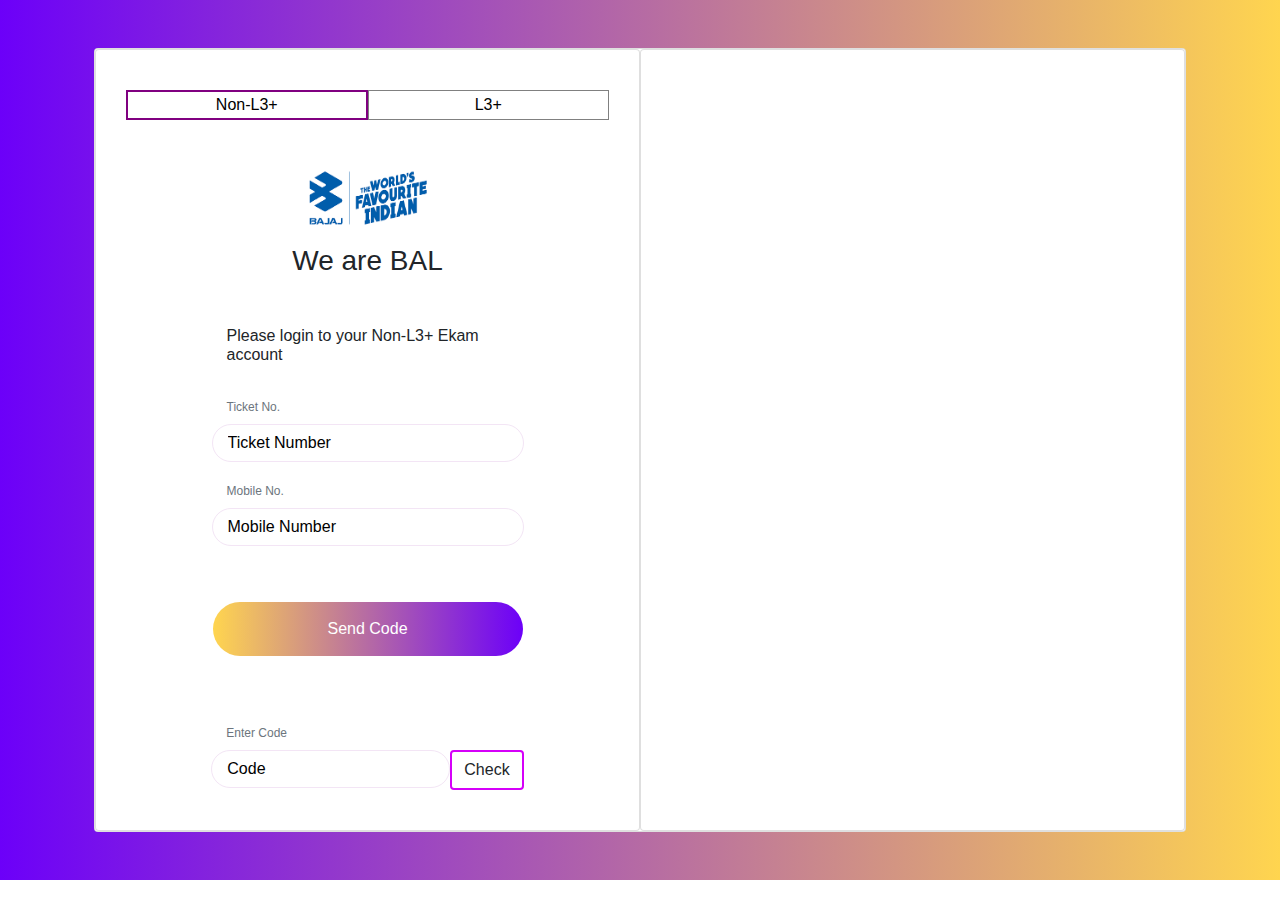
<file: Design1/index.html>
<!DOCTYPE html>
<html lang="en">
<head>
    <meta charset="UTF-8">
    <meta http-equiv="X-UA-Compatible" content="IE=edge">
    <meta name="viewport" content="width=device-width, initial-scale=1.0">
    <link rel="stylesheet" href="style.css">
    <link rel="stylesheet" href="https://stackpath.bootstrapcdn.com/bootstrap/4.3.1/css/bootstrap.min.css">
    <link rel="stylesheet" href="https://cdnjs.cloudflare.com/ajax/libs/font-awesome/4.0.3/css/font-awesome.css">
    <title>Document</title>
</head>
<body>

    <div class="container px-4 py-5 mx-auto">
        <div class="card card0">
            <div class="d-flex flex-lg-row flex-column-reverse">
                <div class="card card1">
                    <div class="level">
                        <label for="l3"><input type="checkbox" id="l3-check"></label>
                        <button onclick="checkl3()" id="l3">Non-L3+</button>
                        <label for="non-l3"><input type="checkbox" id="nonl3-check"></label>
                        <button onclick="checknonl3()" id="non-l3">L3+</button>
                    </div>
                    <div class="row justify-content-center my-auto" id="nonl3-form">
                        <div class="col-md-8 col-10 my-5">
                            <div class="row justify-content-center px-3 mb-3"> <img id="logo" src="[data-uri]"> </div>
                            <h3 class="mb-5 text-center heading">We are BAL</h3>
                            <h6 class="msg-info">Please login to your Non-L3+ Ekam account</h6>
                            <form action="#">
                                <div class="form-group"> <label class="form-control-label text-muted">Ticket No.</label> <input type="text" id="email" name="ticket" placeholder="Ticket Number" class="form-control"> </div>
                                <div class="form-group"> <label class="form-control-label text-muted">Mobile No.</label> <input type="number" id="psw" name="psw" placeholder="Mobile Number" class="form-control"> </div>
                                <div class="row justify-content-center my-3 px-3"> <button class="btn-block btn-color">Send Code</button> </div>
                            </form>
                        </div>
                        <form action="#">
                            <div class="code-group">
                                <div class="form-group"> <label class="form-control-label text-muted">Enter Code</label> <input type="number" id="psw" name="code" placeholder="Code" class="form-control"> </div>
                                <div> <button class="btn-block btn btn-white Code-btn">Check</button> </div>  
                            </div>
                        </form>
                    </div>
                    <div class="row justify-content-center my-auto" id="l3-form">
                        <div class="col-md-8 col-10 my-5">
                            <div class="row justify-content-center px-3 mb-3"> <img id="logo" src="[data-uri]"> </div>
                            <h3 class="mb-5 text-center heading">We are BAL</h3>
                            <h6 class="msg-info">Please login to your L3+ Ekam account</h6>
                            <form action="#">
                                <div class="form-group"> <label class="form-control-label text-muted">Ticket No.</label> <input type="text" id="email" name="ticket" placeholder="Ticket Number" class="form-control"> </div>
                                <div class="form-group"> <label class="form-control-label text-muted">Phone No.</label> <input type="number" id="psw" name="psw" placeholder="Phone Number" class="form-control"> </div>
                                <div class="row justify-content-center my-3 px-3"> <button class="btn-block btn-color">Send Code</button> </div>
                            </form>
                        </div>
                        <form action="#">
                            <div class="code-group">
                                <div class="form-group"> <label class="form-control-label text-muted">Enter Code</label> <input type="number" id="psw" name="code" placeholder="Code" class="form-control"> </div>
                                <div> <button class="btn-block btn btn-white Code-btn">Check</button> </div>  
                            </div>
                        </form>
                    </div>
                    
                </div>
                
                <div class="card card2">
                    <div class="my-auto mx-md-5 px-md-5 right">
                        <h3 class="text-white">We are more than just a company</h3> <small class="text-white">Lorem ipsum dolor sit amet, consectetur adipisicing elit, sed do eiusmod tempor incididunt ut labore et dolore magna aliqua. Ut enim ad minim veniam, quis nostrud exercitation ullamco laboris nisi ut aliquip ex ea commodo consequat.</small>
                    </div>
                </div>
            </div>
        </div>
    </div>
    
</body>
<script src="https://stackpath.bootstrapcdn.com/bootstrap/4.3.1/js/bootstrap.bundle.min.js"></script>
<script src="https://cdnjs.cloudflare.com/ajax/libs/jquery/3.2.1/jquery.min.js"></script>
<script src="home.js"></script>
</html>
</file>
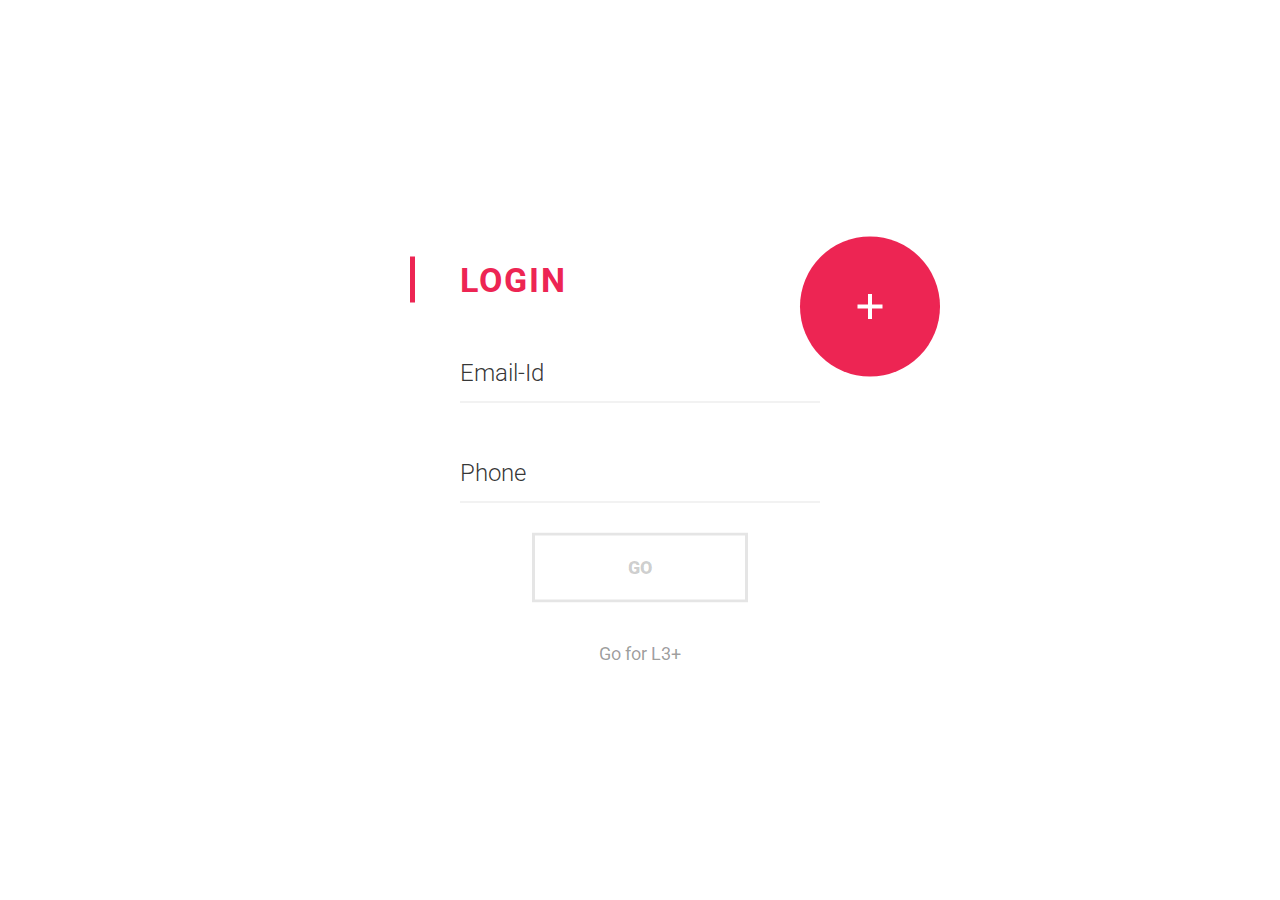
<file: Design2/index.html>
<!DOCTYPE html>
<html lang="en">
<head>
    <meta charset="UTF-8">
    <meta http-equiv="X-UA-Compatible" content="IE=edge">
    <meta name="viewport" content="width=device-width, initial-scale=1.0">
    <link rel="stylesheet" href="style.css">
    <link rel="stylesheet" href="https://maxcdn.bootstrapcdn.com/font-awesome/4.3.0/css/font-awesome.min.css">
    <link rel="stylesheet" href="https://fonts.googleapis.com/css?family=Roboto:400,100,300,500,700,900&amp;subset=latin,latin-ext">
    <title>Document</title>
</head>
<body>

    <div class="materialContainer">

        <div class="box">
     
           <div class="title">LOGIN</div>
     
           <div class="input">
              <label for="name">Email-Id</label>
              <input type="text" name="name" id="name">
              <span class="spin"></span>
           </div>
     
           <div class="input">
              <label for="pass">Phone</label>
              <input type="number" name="pass" id="pass">
              <span class="spin"></span>
           </div>
     
           <div class="button login">
              <button><span>GO</span> <i class="fa fa-check"></i></button>
           </div>
     
           <a href="" class="pass-forgot">Go for L3+</a>
     
        </div>
     
        <div class="overbox">
           <div class="material-button alt-2"><span class="shape"></span></div>
     
           <div class="title">REGISTER</div>
     
           <div class="input">
              <label for="regname">Username</label>
              <input type="text" name="regname" id="regname">
              <span class="spin"></span>
           </div>
     
           <div class="input">
              <label for="regpass">Password</label>
              <input type="password" name="regpass" id="regpass">
              <span class="spin"></span>
           </div>
     
           <div class="input">
              <label for="reregpass">Repeat Password</label>
              <input type="password" name="reregpass" id="reregpass">
              <span class="spin"></span>
           </div>
        </div>
     
     </div>
    
     <script src="https://cdnjs.cloudflare.com/ajax/libs/jquery/2.1.3/jquery.min.js"></script>
     <script src="home.js"></script>
</body>
</html>
</file>
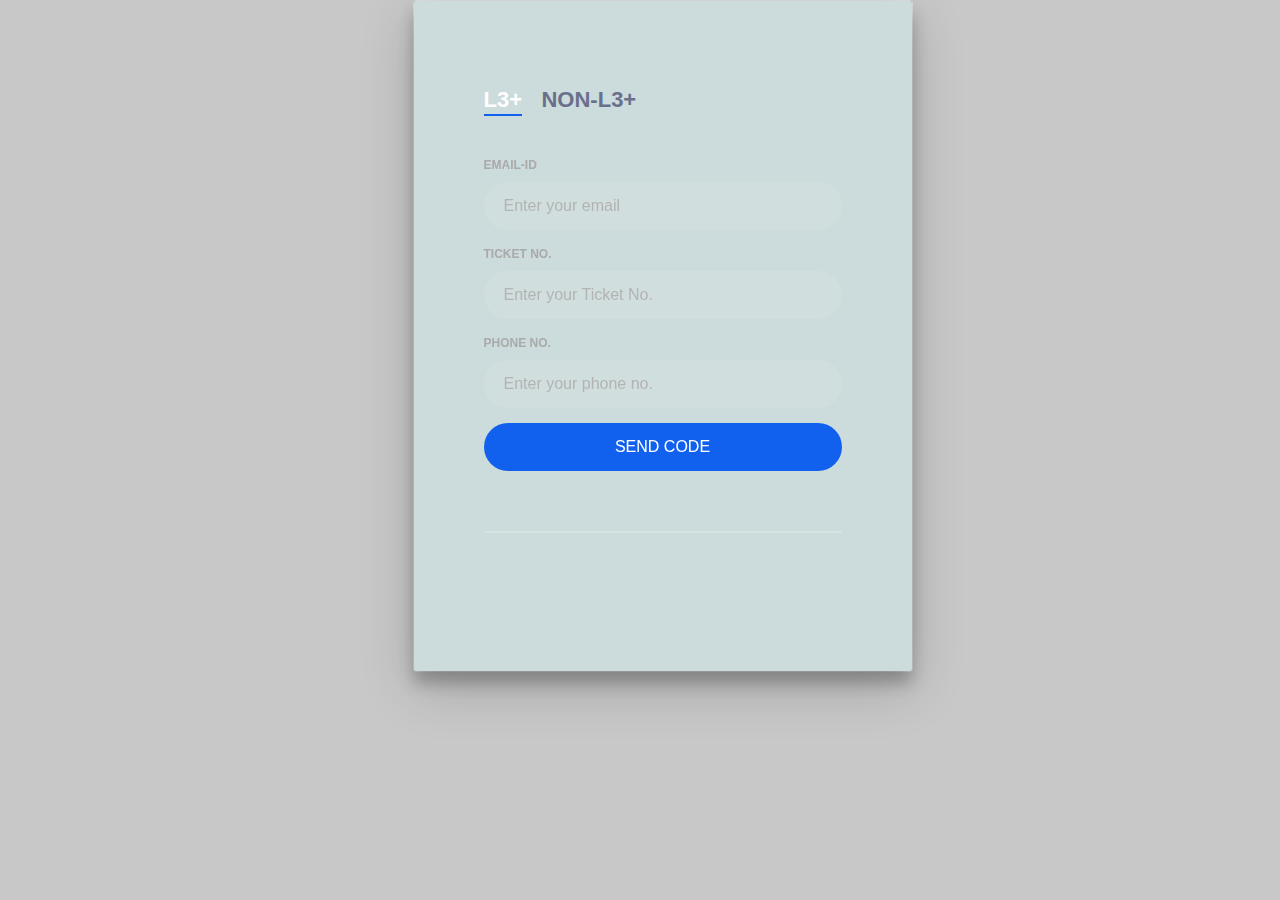
<file: Design3/index.html>
<!DOCTYPE html>
<html lang="en">
<head>
    <meta charset="UTF-8">
    <meta http-equiv="X-UA-Compatible" content="IE=edge">
    <meta name="viewport" content="width=device-width, initial-scale=1.0">
    <link rel="stylesheet" href="https://maxcdn.bootstrapcdn.com/bootstrap/4.0.0/css/bootstrap.min.css">
    <link rel="stylesheet" href="style.css">
    <title>Document</title>
</head>
<body>

    <div class="row">
        <div class="col-md-6 mx-auto p-0">
            <div class="card">
                <div class="login-box">
                    <div class="login-snip"> <input id="tab-1" type="radio" name="tab" class="sign-in" checked><label for="tab-1" class="tab">L3+</label> <input id="tab-2" type="radio" name="tab" class="sign-up"><label for="tab-2" class="tab">Non-L3+</label>
                        <div class="login-space">
                            <div class="login">
                                <div class="group"> <label for="user" class="label">Email-Id</label> <input id="user" type="text" class="input" placeholder="Enter your email"> </div>
                                <div class="group"> <label for="pass" class="label">Ticket No.</label> <input id="pass" type="number" class="input" placeholder="Enter your Ticket No."> </div>
                                <div class="group"> <label for="pass" class="label">Phone No.</label> <input id="pass" type="number" class="input" placeholder="Enter your phone no."> </div>
                                <div class="group"> <input type="submit" class="button" value="Send Code"> </div>
                                <div class="hr"></div>
                            </div>
                            <div class="sign-up-form">
                                <div class="group"> <label for="user" class="label">Emal-Id</label> <input id="user" type="text" class="input" placeholder="Enter your email"> </div>
                                <div class="group"> <label for="pass" class="label">Ticket No.</label> <input id="pass" type="number" class="input" placeholder="Enter your Ticket No."> </div>
                                <div class="group"> <label for="pass" class="label">Phone No.</label> <input id="pass" type="number" class="input" placeholder="Enter your phone no."> </div>
                                <div class="group"> <input type="submit" class="button" value="Send Code"> </div>
                                <div class="hr"></div>
                            </div>
                        </div>
                    </div>
                </div>
            </div>
        </div>
    </div>
    
</body>
<script src="https://stackpath.bootstrapcdn.com/bootstrap/4.0.0/js/bootstrap.bundle.min.js"></script>
<script src="https://cdnjs.cloudflare.com/ajax/libs/jquery/3.2.1/jquery.min.js"></script>
</html>
</file>
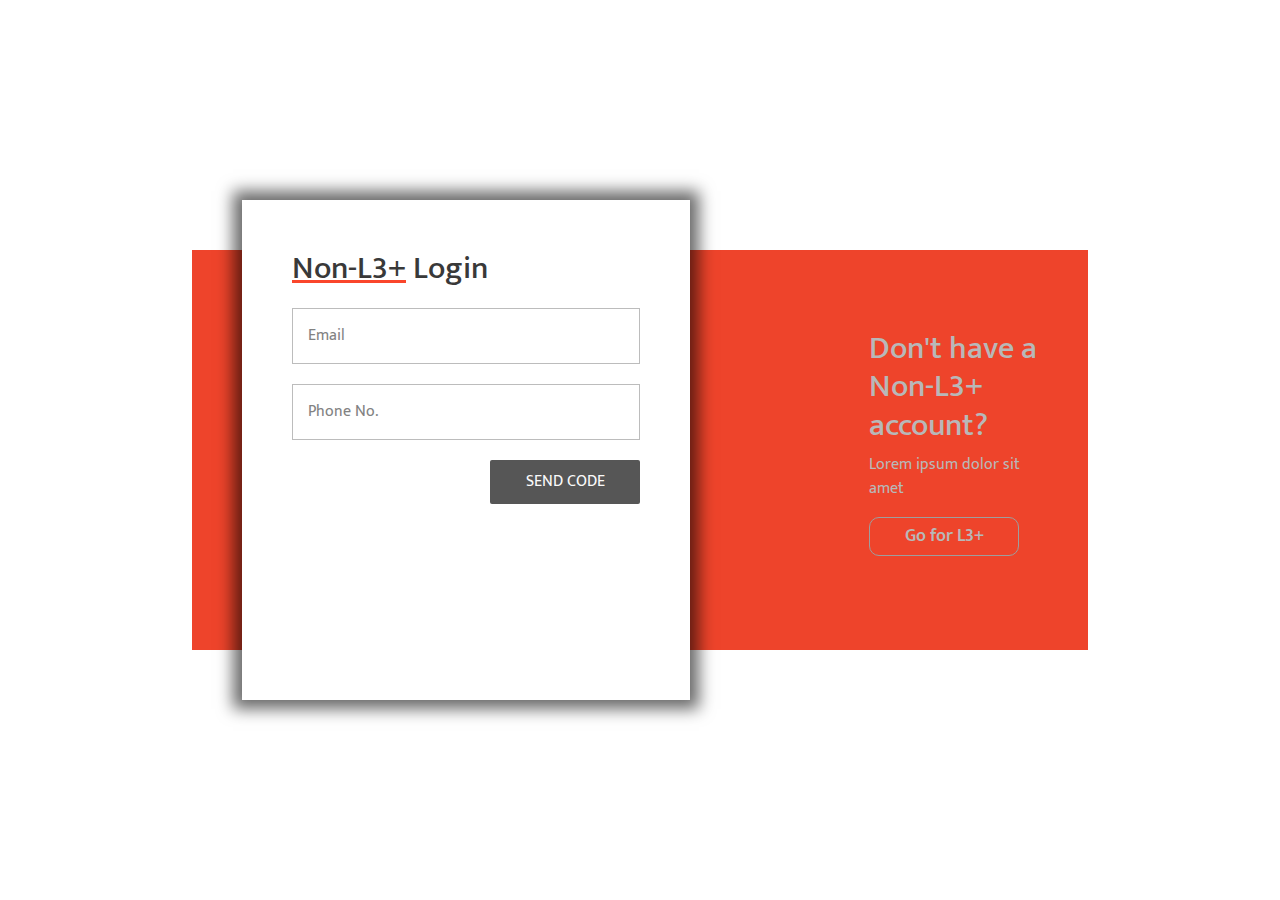
<file: Design4/index.html>
<!DOCTYPE html>
<html lang="en">
<head>
    <meta charset="UTF-8">
    <meta http-equiv="X-UA-Compatible" content="IE=edge">
    <meta name="viewport" content="width=device-width, initial-scale=1.0">
    <link href="https://maxcdn.bootstrapcdn.com/bootstrap/4.0.0/css/bootstrap.min.css" rel="stylesheet" id="bootstrap-css">
    <link rel="stylesheet" href="style.css">
    <title>Document</title>
</head>
<body>
    
    <div class="login-reg-panel">
            <div class="login-info-box">
                <h2>Don't have a L3+ Account?</h2>
                <p>Lorem ipsum dolor sit amet</p>
                <label id="label-register" for="log-reg-show">Go for Non-L3+</label>
                <input type="radio" name="active-log-panel" id="log-reg-show"  checked="checked">
            </div>
                                
            <div class="register-info-box">
                <h2>Don't have a Non-L3+ account?</h2>
                <p>Lorem ipsum dolor sit amet</p>
                <label id="label-login" for="log-login-show">Go for L3+</label>
                <input type="radio" name="active-log-panel" id="log-login-show">
            </div>
                                
            <div class="white-panel">
                <div class="login-show">
                    <h2><span class="ud-line">Non-L3+</span> Login</h2>
                    <input type="text" placeholder="Email">
                    <input type="number" placeholder="Phone No.">
                    <input type="button" value="Send Code">
                </div>
                <div class="register-show">
                    <h2><span class="ud-line">L3+</span> Login</h2>
                    <input type="text" placeholder="Email">
                    <input type="number" placeholder="Phone No.">
                    <!-- <input type="password" placeholder="Confirm Password"> -->
                    <input type="button" value="Send Code">
                </div>
            </div>
        </div>

</body>
<script src="https://maxcdn.bootstrapcdn.com/bootstrap/4.0.0/js/bootstrap.min.js"></script>
<script src="https://cdnjs.cloudflare.com/ajax/libs/jquery/3.2.1/jquery.min.js"></script>
<script src="home.js"></script>
</html>
</file>
<file: Design1/style.css>
body {
    color: #000;
    overflow-x: hidden;
    height: 100%;
    background-image: linear-gradient(to right, #6c00f9, #FFD54F);
    background-repeat: no-repeat;
    /* #D500F9 */
}

input,
textarea {
    background-color: #F3E5F5;
    border-radius: 50px !important;
    padding: 12px 15px 12px 15px !important;
    width: 100%;
    box-sizing: border-box;
    border: none !important;
    border: 1px solid #F3E5F5 !important;
    font-size: 16px !important;
    color: #000 !important;
    font-weight: 400
}

input:focus,
textarea:focus {
    -moz-box-shadow: none !important;
    -webkit-box-shadow: none !important;
    box-shadow: none !important;
    border: 1px solid #D500F9 !important;
    outline-width: 0;
    font-weight: 400
}

button:focus {
    -moz-box-shadow: none !important;
    -webkit-box-shadow: none !important;
    box-shadow: none !important;
    outline-width: 0
}

.card {
    border-radius: 0;
    border: none
}

.card1 {
    width: 50%;
    padding: 40px 30px 10px 30px
}

.card2 {
    width: 50%;
    background: url("https://images.hdqwalls.com/download/ducati-neon-4k-nh-720x1280.jpg");
    background-position: center;
    background-size: cover;
    /* background-image: linear-gradient(to right, #FFD54F, #6c00f9) */
}

#logo {
    width: 120px;
    height: 60px
}

.heading {
    margin-bottom: 60px !important
}

::placeholder {
    color: #000 !important;
    opacity: 1
}

:-ms-input-placeholder {
    color: #000 !important
}

::-ms-input-placeholder {
    color: #000 !important
}

.form-control-label {
    font-size: 12px;
    margin-left: 15px
}

.msg-info {
    padding-left: 15px;
    margin-bottom: 30px
}

.btn-color {
    border-radius: 50px;
    color: #fff;
    background-image: linear-gradient(to right, #FFD54F, #6c00f9);
    padding: 15px;
    cursor: pointer;
    border: none !important;
    margin-top: 40px
}

.btn-color:hover {
    color: #fff;
    background-image: linear-gradient(to right, #6c00f9, #FFD54F)
}

.btn-white {
    border-radius: 50px;
    color: #D500F9;
    background-color: #fff;
    padding: 8px 40px;
    cursor: pointer;
    border: 2px solid #D500F9 !important
}

.btn-white:hover {
    color: #fff;
    background-image: linear-gradient(to right, #FFD54F, #6c00f9)
}

a {
    color: #000
}

a:hover {
    color: #000
}

.bottom {
    width: 100%;
    margin-top: 50px !important
}

.sm-text {
    font-size: 15px
}

.Code-btn{
    margin: 30px 0;
}

.code-group{
    display: flex !important;
}
.level{
    display: flex;
}
#l3, #non-l3{
    width: 50%;
    background-color: white;
    border: 1px solid gray;
}
#l3-check, #nonl3-check{
    display: none;
}

@media screen and (max-width: 992px) {
    .card1 {
        width: 100%;
        padding: 40px 30px 10px 30px;
    }

    .card2 {
        width: 100%;
        display: none !important;
    }

    .right {
        margin-top: 100px !important;
        margin-bottom: 100px !important;
    }
}

@media screen and (max-width: 768px) {
    .container {
        padding: 10px !important;
    }

    .card2 {
        padding: 50px;
        display: none !important;
    }

    .right {
        margin-top: 50px !important;
        margin-bottom: 50px !important;
    }
}
</file>
<file: Design2/style.css>
.box {
    position: relative;
    top: 0;
    opacity: 1;
    float: left;
    padding: 60px 50px 40px 50px;
    width: 100%;
    background: #fff;
    border-radius: 10px;
    transform: scale(1);
    -webkit-transform: scale(1);
    -ms-transform: scale(1);
    z-index: 5;
  
    &.back {
      transform: scale(0.95);
      -webkit-transform: scale(0.95);
      -ms-transform: scale(0.95);
      top: -20px;
      opacity: .8;
      z-index: -1;
    }
  
    &:before {
      content: "";
      width: 100%;
      height: 30px;
      border-radius: 10px;
      position: absolute;
      top: -10px;
      background: rgba(255, 255, 255, 0.6);
      left: 0;
      transform: scale(0.95);
      -webkit-transform: scale(0.95);
      -ms-transform: scale(0.95);
      z-index: -1;
    }
  }
  
  .overbox .title {
    color: #fff;
  
    &:before {
      background: #fff;
    }
  }
  
  .title {
    width: 100%;
    float: left;
    line-height: 46px;
    font-size: 34px;
    font-weight: 700;
    letter-spacing: 2px;
    color: #ED2553;
    position: relative;
  
    &:before {
      content: "";
      width: 5px;
      height: 100%;
      position: absolute;
      top: 0;
      left: -50px;
      background: #ED2553;
    }
  }
  
  .input {
    transition: 300ms cubic-bezier(0.4, 0, 0.2, 1);
    -webkit-transition: 300ms cubic-bezier(0.4, 0, 0.2, 1);
    -ms-transition: 300ms cubic-bezier(0.4, 0, 0.2, 1);
  
    label, input, .spin {
      transition: 300ms cubic-bezier(0.4, 0, 0.2, 1);
      -webkit-transition: 300ms cubic-bezier(0.4, 0, 0.2, 1);
      -ms-transition: 300ms cubic-bezier(0.4, 0, 0.2, 1);
    }
  }
  
  .button {
    transition: 300ms cubic-bezier(0.4, 0, 0.2, 1);
    -webkit-transition: 300ms cubic-bezier(0.4, 0, 0.2, 1);
    -ms-transition: 300ms cubic-bezier(0.4, 0, 0.2, 1);
  
    button .button.login button i.fa {
      transition: 300ms cubic-bezier(0.4, 0, 0.2, 1);
      -webkit-transition: 300ms cubic-bezier(0.4, 0, 0.2, 1);
      -ms-transition: 300ms cubic-bezier(0.4, 0, 0.2, 1);
    }
  }
  
  .material-button .shape {
    &:before, &:after {
      transition: 300ms cubic-bezier(0.4, 0, 0.2, 1);
      -webkit-transition: 300ms cubic-bezier(0.4, 0, 0.2, 1);
      -ms-transition: 300ms cubic-bezier(0.4, 0, 0.2, 1);
    }
  }
  
  .button.login button {
    transition: 300ms cubic-bezier(0.4, 0, 0.2, 1);
    -webkit-transition: 300ms cubic-bezier(0.4, 0, 0.2, 1);
    -ms-transition: 300ms cubic-bezier(0.4, 0, 0.2, 1);
  }
  
  .material-button, .alt-2, .material-button .shape, .alt-2 .shape, .box {
    transition: 400ms cubic-bezier(0.4, 0, 0.2, 1);
    -webkit-transition: 400ms cubic-bezier(0.4, 0, 0.2, 1);
    -ms-transition: 400ms cubic-bezier(0.4, 0, 0.2, 1);
  }
  
  .input {
    width: 100%;
    float: left;
  
    label, input, .spin {
      width: 100%;
      float: left;
    }
  }
  
  .button {
    width: 100%;
    float: left;
  
    button {
      width: 100%;
      float: left;
    }
  }
  
  .input, .button {
    margin-top: 30px;
    height: 70px;
  }
  
  .input {
    position: relative;
  
    input {
      position: relative;
    }
  }
  
  .button {
    position: relative;
  
    button {
      position: relative;
    }
  }
  
  .input {
    input {
      height: 60px;
      top: 10px;
      border: none;
      background: transparent;
      font-family: 'Roboto', sans-serif;
      font-size: 24px;
      color: rgba(0, 0, 0, 0.8);
      font-weight: 300;
    }
  
    label {
      font-family: 'Roboto', sans-serif;
      font-size: 24px;
      color: rgba(0, 0, 0, 0.8);
      font-weight: 300;
    }
  }
  
  .button button {
    font-family: 'Roboto', sans-serif;
    font-size: 24px;
    color: rgba(0, 0, 0, 0.8);
    font-weight: 300;
  }
  
  .input {
    &:before, .spin {
      width: 100%;
      height: 1px;
      position: absolute;
      bottom: 0;
      left: 0;
    }
  
    &:before {
      content: "";
      background: rgba(0, 0, 0, 0.1);
      z-index: 3;
    }
  
    .spin {
      background: #ED2553;
      z-index: 4;
      width: 0;
    }
  }
  
  .overbox .input {
    .spin {
      background: rgba(255, 255, 255, 1);
    }
  
    &:before {
      background: rgba(255, 255, 255, 0.5);
    }
  }
  
  .input label {
    position: absolute;
    top: 10px;
    left: 0;
    z-index: 2;
    cursor: pointer;
    line-height: 60px;
  }
  
  .button {
    &.login {
      width: 60%;
      left: 20%;
  
      button {
        width: 100%;
        line-height: 64px;
        left: 0%;
        background-color: transparent;
        border: 3px solid rgba(0, 0, 0, 0.1);
        font-weight: 900;
        font-size: 18px;
        color: rgba(0, 0, 0, 0.2);
      }
    }
  
    button {
      width: 100%;
      line-height: 64px;
      left: 0%;
      background-color: transparent;
      border: 3px solid rgba(0, 0, 0, 0.1);
      font-weight: 900;
      font-size: 18px;
      color: rgba(0, 0, 0, 0.2);
    }
  
    &.login {
      margin-top: 30px;
    }
  
    margin-top: 20px;
  
    button {
      background-color: #fff;
      color: #ED2553;
      border: none;
    }
  
    &.login button {
      &.active {
        border: 3px solid transparent;
        color: #fff !important;
  
        span {
          opacity: 0;
          transform: scale(0);
          -webkit-transform: scale(0);
          -ms-transform: scale(0);
        }
  
        i.fa {
          opacity: 1;
          transform: scale(1) rotate(-0deg);
          -webkit-transform: scale(1) rotate(-0deg);
          -ms-transform: scale(1) rotate(-0deg);
        }
      }
  
      i.fa {
        width: 100%;
        height: 100%;
        position: absolute;
        top: 0;
        left: 0;
        line-height: 60px;
        transform: scale(0) rotate(-45deg);
        -webkit-transform: scale(0) rotate(-45deg);
        -ms-transform: scale(0) rotate(-45deg);
      }
  
      &:hover {
        color: #ED2553;
        border-color: #ED2553;
      }
    }
  
    margin: 40px 0;
    overflow: hidden;
    z-index: 2;
  
    button {
      cursor: pointer;
      position: relative;
      z-index: 2;
    }
  }
  
  .pass-forgot {
    width: 100%;
    float: left;
    text-align: center;
    color: rgba(0, 0, 0, 0.4);
    font-size: 18px;
  }
  
  .click-efect {
    position: absolute;
    top: 0;
    left: 0;
    background: #ED2553;
    border-radius: 50%;
  }
  
  .overbox {
    width: 100%;
    height: 100%;
    position: absolute;
    top: 0;
    left: 0;
    overflow: inherit;
    border-radius: 10px;
    padding: 60px 50px 40px 50px;
  
    .title, .button, .input {
      z-index: 111;
      position: relative;
      color: #fff !important;
      display: none;
    }
  
    .title {
      width: 80%;
    }
  
    .input {
      margin-top: 20px;
  
      input, label {
        color: #fff;
      }
    }
  
    .material-button, .alt-2 {
      display: block;
  
      .shape {
        display: block;
      }
    }
  }
  
  .material-button, .alt-2 {
    width: 140px;
    height: 140px;
    border-radius: 50%;
    background: #ED2553;
    position: absolute;
    top: 40px;
    right: -70px;
    cursor: pointer;
    z-index: 100;
    transform: translate(0%, 0%);
    -webkit-transform: translate(0%, 0%);
    -ms-transform: translate(0%, 0%);
  }
  
  .material-button .shape, .alt-2 .shape {
    position: absolute;
    top: 0;
    right: 0;
    width: 100%;
    height: 100%;
  }
  
  .material-button .shape:before, .alt-2 .shape:before, .material-button .shape:after, .alt-2 .shape:after {
    content: "";
    background: #fff;
    position: absolute;
    top: 50%;
    left: 50%;
    transform: translate(-50%, -50%) rotate(360deg);
    -webkit-transform: translate(-50%, -50%) rotate(360deg);
    -ms-transform: translate(-50%, -50%) rotate(360deg);
  }
  
  .material-button .shape:before, .alt-2 .shape:before {
    width: 25px;
    height: 4px;
  }
  
  .material-button .shape:after, .alt-2 .shape:after {
    height: 25px;
    width: 4px;
  }
  
  .material-button.active, .alt-2.active {
    top: 50%;
    right: 50%;
    transform: translate(50%, -50%) rotate(0deg);
    -webkit-transform: translate(50%, -50%) rotate(0deg);
    -ms-transform: translate(50%, -50%) rotate(0deg);
  }
  
  body {
    background-image: url(https://lh4.googleusercontent.com/-XplyTa1Za-I/VMSgIyAYkHI/AAAAAAAADxM/oL-rD6VP4ts/w1184-h666/Android-Lollipop-wallpapers-Google-Now-Wallpaper-2.png);
    background-position: center;
    background-size: cover;
    background-repeat: no-repeat;
    min-height: 100vh;
    font-family: 'Roboto', sans-serif;
    overflow: hidden;
  }
  
  html {
    overflow: hidden;
  }
  
  .materialContainer {
    width: 100%;
    max-width: 460px;
    position: absolute;
    top: 50%;
    left: 50%;
    transform: translate(-50%, -50%);
    -webkit-transform: translate(-50%, -50%);
    -ms-transform: translate(-50%, -50%);
  }
  
  * {
    -webkit-box-sizing: border-box;
    -moz-box-sizing: border-box;
    box-sizing: border-box;
    margin: 0;
    padding: 0;
    text-decoration: none;
    list-style-type: none;
    outline: none;
  
    &:after, &::before {
      -webkit-box-sizing: border-box;
      -moz-box-sizing: border-box;
      box-sizing: border-box;
      margin: 0;
      padding: 0;
      text-decoration: none;
      list-style-type: none;
      outline: none;
    }
  }
</file>
<file: Design3/style.css>
body {
    margin: 0;
    color: #6a6f8c;
    background: #c8c8c8;
    font: 600 16px/18px 'Open Sans', sans-serif
}

.login-box {
    width: 100%;
    margin: auto;
    max-width: 525px;
    min-height: 670px;
    position: relative;
    background: url(https://i.pinimg.com/736x/30/7a/98/307a9888338f2c8722644e0dbd61be05.jpg) no-repeat;
    background-size: cover;
    box-shadow: 0 12px 15px 0 rgba(0, 0, 0, .24), 0 17px 50px 0 rgba(0, 0, 0, .19)
}

.login-snip {
    width: 100%;
    height: 100%;
    position: absolute;
    padding: 90px 70px 50px 70px;
    background: rgba(0, 77, 77, .2)
}

.login-snip .login,
.login-snip .sign-up-form {
    top: 0;
    left: 0;
    right: 0;
    bottom: 0;
    position: absolute;
    transform: rotateY(180deg);
    backface-visibility: hidden;
    transition: all .4s linear
}

.login-snip .sign-in,
.login-snip .sign-up,
.login-space .group .check {
    display: none
}

.login-snip .tab,
.login-space .group .label,
.login-space .group .button {
    text-transform: uppercase
}

.login-snip .tab {
    font-size: 22px;
    margin-right: 15px;
    padding-bottom: 5px;
    margin: 0 15px 10px 0;
    display: inline-block;
    border-bottom: 2px solid transparent
}

.login-snip .sign-in:checked+.tab,
.login-snip .sign-up:checked+.tab {
    color: #fff;
    border-color: #1161ee
}

.login-space {
    min-height: 345px;
    position: relative;
    perspective: 1000px;
    transform-style: preserve-3d
}

.login-space .group {
    margin-bottom: 15px
}

.login-space .group .label,
.login-space .group .input,
.login-space .group .button {
    width: 100%;
    color: #fff;
    display: block
}

.login-space .group .input,
.login-space .group .button {
    border: none;
    padding: 15px 20px;
    border-radius: 25px;
    background: rgba(255, 255, 255, .1)
}

.login-space .group input[data-type="password"] {
    text-security: circle;
    -webkit-text-security: circle
}

.login-space .group .label {
    color: #aaa;
    font-size: 12px
}

.login-space .group .button {
    background: #1161ee
}

.login-space .group label .icon {
    width: 15px;
    height: 15px;
    border-radius: 2px;
    position: relative;
    display: inline-block;
    background: rgba(255, 255, 255, .1)
}

.login-space .group label .icon:before,
.login-space .group label .icon:after {
    content: '';
    width: 10px;
    height: 2px;
    background: #fff;
    position: absolute;
    transition: all .2s ease-in-out 0s
}

.login-space .group label .icon:before {
    left: 3px;
    width: 5px;
    bottom: 6px;
    transform: scale(0) rotate(0)
}

.login-space .group label .icon:after {
    top: 6px;
    right: 0;
    transform: scale(0) rotate(0)
}

.login-space .group .check:checked+label {
    color: #fff
}

.login-space .group .check:checked+label .icon {
    background: #1161ee
}

.login-space .group .check:checked+label .icon:before {
    transform: scale(1) rotate(45deg)
}

.login-space .group .check:checked+label .icon:after {
    transform: scale(1) rotate(-45deg)
}

.login-snip .sign-in:checked+.tab+.sign-up+.tab+.login-space .login {
    transform: rotate(0)
}

.login-snip .sign-up:checked+.tab+.login-space .sign-up-form {
    transform: rotate(0)
}

*,
:after,
:before {
    box-sizing: border-box
}

.clearfix:after,
.clearfix:before {
    content: '';
    display: table
}

.clearfix:after {
    clear: both;
    display: block
}

a {
    color: inherit;
    text-decoration: none
}

.hr {
    height: 2px;
    margin: 60px 0 50px 0;
    background: rgba(255, 255, 255, .2)
}

.foot {
    text-align: center
}

.card {
    width: 500px;
    left: 100px
}

::placeholder {
    color: #b3b3b3
}

.login, .sign-up-form{
    margin-top: 30px;
}
</file>
<file: Design4/style.css>
@import url('https://fonts.googleapis.com/css?family=Mukta');
body{
  font-family: 'Mukta', sans-serif;
	height:100vh;
	min-height:550px;
	background-image: url("https://lh3.googleusercontent.com/proxy/[base64]");
	background-repeat: no-repeat;
	background-size:cover;
	background-position:center;
	position:relative;
    overflow-y: hidden;
}
a{
  text-decoration:none;
  color:#444444;
}
.login-reg-panel{
    position: relative;
    top: 50%;
    transform: translateY(-50%);
	text-align:center;
    width:70%;
	right:0;left:0;
    margin:auto;
    height:400px;
    background-color: rgba(236, 48, 20, 0.9);
}
.white-panel{
    background-color: rgba(255,255, 255, 1);
    height:500px;
    position:absolute;
    top:-50px;
    width:50%;
    right:calc(50% - 50px);
    transition:.3s ease-in-out;
    z-index:0;
    box-shadow: 0 0 15px 9px #00000096;
}
.login-reg-panel input[type="radio"]{
    position:relative;
    display:none;
}
.login-reg-panel{
    color:#B8B8B8;
}
.login-reg-panel #label-login, 
.login-reg-panel #label-register{
    border:1px solid #9E9E9E;
    padding:5px 5px;
    width:150px;
    display:block;
    text-align:center;
    border-radius:10px;
    cursor:pointer;
    font-weight: 600;
    font-size: 18px;
}
.login-info-box{
    width:30%;
    padding:0 50px;
    top:20%;
    left:0;
    position:absolute;
    text-align:left;
}
.register-info-box{
    width:30%;
    padding:0 50px;
    top:20%;
    right:0;
    position:absolute;
    text-align:left;
    
}
.right-log{right:50px !important;}

.login-show, 
.register-show{
    z-index: 1;
    display:none;
    opacity:0;
    transition:0.3s ease-in-out;
    color:#242424;
    text-align:left;
    padding:50px;
}
.show-log-panel{
    display:block;
    opacity:0.9;
}
.login-show input[type="text"], .login-show input[type="number"]{
    width: 100%;
    display: block;
    margin:20px 0;
    padding: 15px;
    border: 1px solid #b5b5b5;
    outline: none;
}
.login-show input[type="button"] {
    max-width: 150px;
    width: 100%;
    background: #444444;
    color: #f9f9f9;
    border: none;
    padding: 10px;
    text-transform: uppercase;
    border-radius: 2px;
    float:right;
    cursor:pointer;
}
.login-show a{
    display:inline-block;
    padding:10px 0;
}

.register-show input[type="text"], .register-show input[type="number"]{
    width: 100%;
    display: block;
    margin:20px 0;
    padding: 15px;
    border: 1px solid #b5b5b5;
    outline: none;
}
.register-show input[type="button"] {
    max-width: 150px;
    width: 100%;
    background: #444444;
    color: #f9f9f9;
    border: none;
    padding: 10px;
    text-transform: uppercase;
    border-radius: 2px;
    float:right;
    cursor:pointer;
}
.credit {
    position:absolute;
    bottom:10px;
    left:10px;
    color: #3B3B25;
    margin: 0;
    padding: 0;
    font-family: Arial,sans-serif;
    text-transform: uppercase;
    font-size: 12px;
    font-weight: bold;
    letter-spacing: 1px;
    z-index: 99;
}
a{
  text-decoration:none;
  color:#2c7715;
}

.ud-line{
    text-decoration: underline #fa3315;
}
</file>
